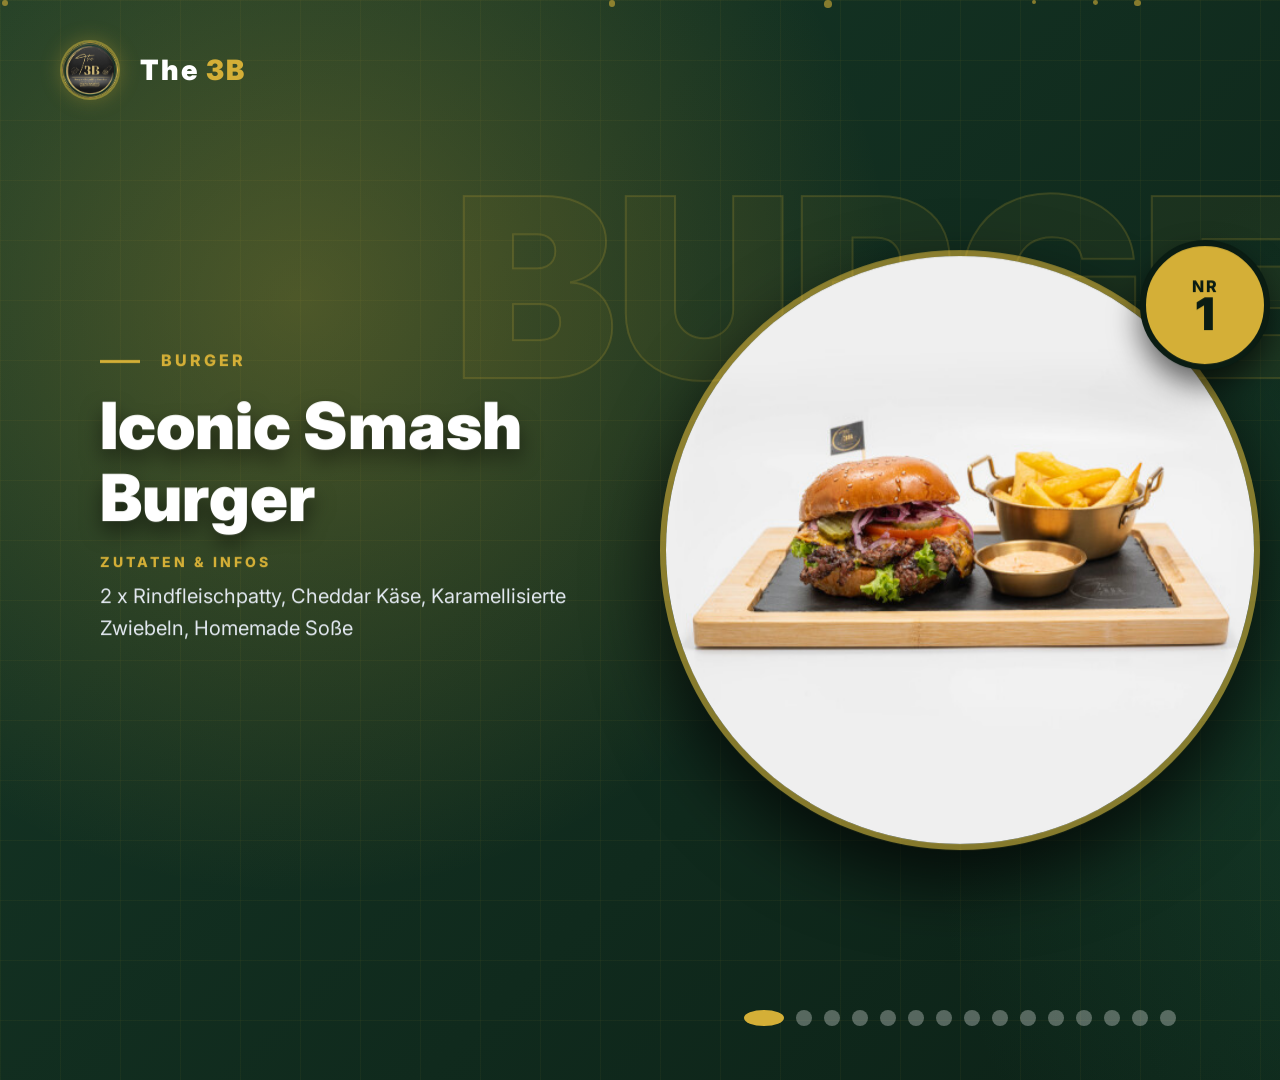
<file: index.html>
<!DOCTYPE html>
<html lang="de">
<head>
    <meta charset="utf-8" />
    <meta name="viewport" content="width=1920, height=1080, initial-scale=1.0, minimum-scale=1.0, maximum-scale=1.0, user-scalable=no">
    <title>The 3B | Premium Products</title>
    
    <!-- GSAP für High-End Animationen (kompatible Version) -->
    <script src="https://cdnjs.cloudflare.com/ajax/libs/gsap/3.12.2/gsap.min.js"></script>

    <!-- Google Fonts -->
    <link href="https://fonts.googleapis.com/css2?family=Inter:wght@400;600;800;900&display=swap" rel="stylesheet">

    <style>
        /* ==========================================
           GRUNDEINSTELLUNGEN & PERFORMANCE FIXES
           ========================================== */
        * {
            box-sizing: border-box;
            font-family: 'Inter', Arial, sans-serif;
            margin: 0;
            padding: 0;
            user-select: none;
        }

        html, body {
            background-color: #0A1C13;
            color: #ffffff;
            width: 1920px;
            height: 1080px;
            overflow: hidden; 
            touch-action: none; 
        }

        #app-container {
            width: 1920px;
            height: 1080px;
            position: relative;
            background-color: #0A1C13;
            background: linear-gradient(135deg, #163827, #0A1C13);
            overflow: hidden;
        }

        /* ==========================================
           HINTERGRUND (Optimiert für schwache CPUs)
           ========================================== */
        .bg-grid {
            position: absolute;
            top: 0; left: 0; width: 100%; height: 100%;
            background-image: linear-gradient(to right, rgba(212, 175, 55, 0.05) 1px, transparent 1px),
                              linear-gradient(to bottom, rgba(212, 175, 55, 0.05) 1px, transparent 1px);
            background-size: 60px 60px;
            z-index: 1;
        }

        /* KEIN FILTER: BLUR MEHR! Nutzt stattdessen native Verläufe (Radial Gradients) */
        .bg-orb {
            position: absolute;
            border-radius: 50%;
            opacity: 0.5;
            z-index: 0;
        }
        .orb-gold { 
            background: radial-gradient(circle, rgba(212,175,55,0.6) 0%, rgba(212,175,55,0) 70%); 
            width: 1200px; height: 1200px; top: -300px; left: -300px; 
        }
        .orb-green { 
            background: radial-gradient(circle, rgba(47,133,90,0.6) 0%, rgba(47,133,90,0) 70%); 
            width: 1400px; height: 1400px; bottom: -400px; right: -400px; 
        }

        #particles-container { position: absolute; top: 0; left: 0; width: 100%; height: 100%; z-index: 1; pointer-events: none; }
        .particle {
            position: absolute;
            background: rgba(212, 175, 55, 0.6);
            border-radius: 50%;
            animation: float-particle linear infinite;
        }
        @keyframes float-particle {
            0% { transform: translateY(1080px); opacity: 0; }
            20% { opacity: 1; transform: translateY(800px); }
            80% { opacity: 1; transform: translateY(200px); }
            100% { transform: translateY(-100px); opacity: 0; }
        }

        /* ==========================================
           HEADER
           ========================================== */
        header {
            position: absolute;
            top: 40px; left: 60px; right: 60px;
            display: block;
            z-index: 50;
            height: 60px;
        }

        .header-left { float: left; cursor: pointer; }
        .logo-box {
            width: 60px; height: 60px;
            border-radius: 50%;
            border: 2px solid rgba(212,175,55,0.6);
            background: #1A432F;
            overflow: hidden;
            box-shadow: 0 0 20px rgba(212,175,55,0.3);
            float: left;
            margin-right: 20px;
        }
        .logo-box img { width: 100%; height: 100%; object-fit: cover; }
        .brand-name { float: left; font-size: 28px; font-weight: 900; letter-spacing: 2px; line-height: 60px; color: #ffffff;}
        .brand-name span { color: #D4AF37; }

        .header-right { float: right; display: block; }
        .counter { color: #ffffff; font-size: 18px; font-weight: 600; letter-spacing: 4px; line-height: 60px; margin-right: 30px; float: left;}
        
        .btn {
            background: rgba(26, 67, 47, 0.4);
            border: 1px solid rgba(212,175,55,0.5);
            color: #D4AF37;
            padding: 12px 24px;
            border-radius: 30px;
            font-size: 14px;
            font-weight: 800;
            text-transform: uppercase;
            letter-spacing: 2px;
            cursor: pointer;
            float: left;
            margin-top: 10px;
        }

        /* ==========================================
           PRODUKT ANSICHT & HARDWARE BESCHLEUNIGUNG
           ========================================== */
        /* will-change signalisiert dem Monitor, dass er diese Elemente für weiche Animationen vorbereiten soll */
        .anim-layer { will-change: transform, opacity; }

        #bg-category {
            position: absolute;
            top: 15%;
            width: 100%;
            text-align: center;
            font-size: 250px;
            line-height: 1;
            font-weight: 900;
            color: rgba(212, 175, 55, 0.06); 
            -webkit-text-stroke: 2px rgba(212, 175, 55, 0.2); 
            z-index: 2;
        }

        #product-view {
            position: absolute;
            top: 0; left: 0; width: 100%; height: 100%;
            z-index: 10;
        }

        /* LINKE SEITE (TEXT) */
        #ui-left { position: absolute; left: 100px; top: 350px; width: 500px; z-index: 20; }
        .cat-label { color: #D4AF37; font-size: 16px; font-weight: 800; letter-spacing: 3px; margin-bottom: 20px; }
        .cat-line { width: 40px; height: 3px; background: #D4AF37; display: inline-block; vertical-align: middle; margin-right: 15px; }
        h2 { font-size: 65px; font-weight: 900; line-height: 1.1; margin-bottom: 20px; text-shadow: 0 10px 20px rgba(0,0,0,0.5); color: #ffffff; }
        .subtitle { font-size: 14px; color: #D4AF37; letter-spacing: 3px; font-weight: 800; display: block; margin-bottom: 10px; }
        p { font-size: 20px; color: #E2E8F0; line-height: 1.6; min-height: 100px; }

        /* MITTE (BILD) */
        #ui-center { position: absolute; left: 610px; top: 200px; width: 700px; height: 700px; z-index: 20; }
        #prod-img-wrapper { width: 600px; height: 600px; position: absolute; top: 50px; left: 50px; }
        .product-mask {
            width: 100%; height: 100%;
            border-radius: 50%;
            object-fit: cover;
            border: 6px solid rgba(212, 175, 55, 0.6);
            box-shadow: inset 0 0 50px rgba(10,28,19,0.8), 0 30px 70px rgba(0,0,0,0.7);
        }
        #prod-badge {
            position: absolute; top: -10px; right: -10px;
            width: 130px; height: 130px;
            border-radius: 50%;
            background: #D4AF37;
            border: 6px solid #0A1C13;
            text-align: center;
            padding-top: 30px;
            box-shadow: 0 15px 30px rgba(0,0,0,0.6);
            color: #0A1C13;
        }
        #prod-badge span:first-child { font-size: 16px; font-weight: 800; letter-spacing: 2px; display: block; }
        #prod-nr { font-size: 45px; font-weight: 900; line-height: 1; display: block; margin-top: -5px; }

        /* RECHTE SEITE (PREIS) */
        #ui-right { position: absolute; right: 100px; top: 400px; width: 450px; z-index: 20; }
        .price-panel {
            background-color: #1A432F;
            padding: 40px;
            border-radius: 30px;
            border: 1px solid rgba(212, 175, 55, 0.3);
            box-shadow: 0 25px 60px rgba(0,0,0,0.5);
            width: 100%;
            text-align: center;
        }
        .price-container { display: block; margin-top: 15px; height: 80px;}
        .price-box { width: 45%; float: left; text-align: center; }
        #price-divider { width: 2px; height: 70px; background: rgba(212, 175, 55, 0.3); float: left; margin: 0 4%; }
        
        .price-label { font-size: 14px; font-weight: 600; letter-spacing: 2px; text-transform: uppercase; margin-bottom: 5px; display: block; }
        .label-gray { color: #E2E8F0; }
        .label-gold { color: #D4AF37; }
        .price-val { font-size: 45px; font-weight: 900; text-shadow: 0 5px 15px rgba(0,0,0,0.3); }
        .val-white { color: #ffffff; }
        .val-gold { color: #D4AF37; }

        /* ==========================================
           FOOTER ANSICHT
           ========================================== */
        #footer-view {
            display: none; 
            position: absolute;
            top: 0; left: 0; width: 100%; height: 100%;
            z-index: 20; 
            text-align: center;
            padding-top: 200px;
        }
        #footer-view .logo-box { width: 150px; height: 150px; margin: 0 auto 40px auto; float: none; border: 4px solid rgba(212,175,55,0.6); }
        #footer-view h2 { font-size: 70px; margin-bottom: 20px; text-align: center; }
        #footer-view p { text-align: center; max-width: 800px; font-size: 24px; margin: 0 auto; color: #E2E8F0;}
        
        .footer-grid { display: block; width: 1200px; margin: 50px auto 0 auto; overflow: hidden; }
        .footer-card {
            background-color: #1A432F; padding: 30px; border-radius: 20px;
            border: 1px solid rgba(212,175,55,0.3); width: 350px; float: left; margin: 0 25px;
        }
        .footer-card span:first-child { color: #D4AF37; font-size: 14px; font-weight: 800; letter-spacing: 2px; text-transform: uppercase; display: block; margin-bottom: 10px; }
        .footer-card span:last-child { color: #ffffff; font-size: 18px; line-height: 1.5; display: block; }

        /* ==========================================
           NAVIGATION (PUNKTE)
           ========================================== */
        #nav-dots { position: absolute; bottom: 50px; width: 100%; text-align: center; z-index: 50; }
        .nav-dot { width: 16px; height: 16px; border-radius: 50%; background: rgba(255,255,255,0.3); border: none; margin: 0 6px; cursor: pointer; display: inline-block;}
        .nav-dot.active { background: #D4AF37; width: 40px; }

        /* ==========================================
           MODALS / OVERLAYS
           ========================================== */
        .modal-overlay {
            display: none; position: fixed; top: 0; left: 0; width: 1920px; height: 1080px;
            background: rgba(10, 28, 19, 0.95); z-index: 100;
        }
        .modal-content {
            background: #163827; width: 1600px; height: 900px;
            border-radius: 40px; border: 2px solid rgba(212,175,55,0.4); box-shadow: 0 40px 100px rgba(0,0,0,0.8);
            padding: 60px; position: absolute; top: 90px; left: 160px; overflow-y: auto;
        }
        .modal-header { border-bottom: 1px solid rgba(212,175,55,0.3); padding-bottom: 30px; margin-bottom: 40px; overflow: hidden; }
        .modal-header div { float: left; }
        .modal-header h2 { font-size: 45px; margin: 0; }
        .close-btn { background: none; border: none; color: #ffffff; font-size: 50px; cursor: pointer; float: right; margin-top: -10px;}
        
        .overview-grid { display: block; overflow: hidden; }
        .overview-card {
            width: 330px; background: rgba(10,28,19,0.5); padding: 30px; margin: 0 15px 30px 15px; float: left;
            border-radius: 20px; border: 1px solid rgba(212,175,55,0.2);
            text-align: center; cursor: pointer;
        }
        .overview-img-box { width: 140px; height: 140px; position: relative; margin: 0 auto 20px auto; }
        .overview-img-box img { width: 100%; height: 100%; object-fit: cover; border-radius: 50%; border: 3px solid rgba(212,175,55,0.5); }
        .overview-nr { position: absolute; top: -5px; right: -5px; background: #D4AF37; color: #0A1C13; width: 35px; height: 35px; border-radius: 50%; font-weight: bold; text-align: center; line-height: 35px; font-size: 16px; border: 2px solid #0A1C13; }
        .overview-cat { color: #D4AF37; font-size: 12px; font-weight: bold; letter-spacing: 2px; margin-bottom: 10px; display: block; }
        .overview-title { font-size: 20px; font-weight: bold; color: #ffffff; display: block; }
    </style>
</head>
<body>

    <main id="app-container">
        
        <div class="bg-orb orb-gold"></div>
        <div class="bg-orb orb-green"></div>
        <div class="bg-grid"></div>
        <!-- Partikel reduziert auf 10 für mehr Performance -->
        <div id="particles-container"></div> 

        <header>
            <div class="header-left" onclick="location.reload();">
                <div class="logo-box">
                    <img src="images/Logo.png" alt="Logo">
                </div>
                <div class="brand-name">The <span>3B</span></div>
            </div>
            
            <div class="header-right">
                <span id="product-counter" class="counter">01 / 15</span>
                <button onclick="openModal('modal-overview')" class="btn">Menü Übersicht</button>
            </div>
        </header>

        <div id="bg-category" class="anim-layer">BURGER</div>

        <div id="product-view">
            
            <div id="ui-left" class="anim-layer">
                <div class="cat-label">
                    <span class="cat-line"></span>
                    <span id="cat-label">KATEGORIE</span>
                </div>
                <!-- Kein zerhackter Text mehr, sondern ein solides H2 -->
                <h2 id="prod-title">Titel</h2>
                <span class="subtitle">ZUTATEN & INFOS</span>
                <p id="prod-desc">Details werden geladen...</p>
            </div>

            <div id="ui-center">
                <div id="prod-img-wrapper" class="anim-layer">
                    <img id="prod-img" src="" alt="Produkt" class="product-mask">
                    <div id="prod-badge">
                        <span>NR</span>
                        <span id="prod-nr">1</span>
                    </div>
                </div>
            </div>

            <div id="ui-right" class="anim-layer">
                <div class="price-panel">
                    <span class="subtitle" style="margin-bottom: 20px;">PREIS</span>
                    <div class="price-container" id="price-container">
                        <div class="price-box" id="price-box-single">
                            <span id="price-label-single" class="price-label label-gray">Single</span>
                            <span id="price-val-single" class="price-val val-white">0,00 €</span>
                        </div>
                        <div id="price-divider"></div>
                        <div class="price-box" id="price-box-menu">
                            <span class="price-label label-gold">Menü</span>
                            <span id="price-val-menu" class="price-val val-gold">0,00 €</span>
                        </div>
                    </div>
                </div>
            </div>

        </div>

        <div id="footer-view" class="anim-layer">
            <div class="logo-box">
                <img src="images/Logo.png" alt="Logo">
            </div>
            
            <h2>Vielen Dank für deinen Besuch!</h2>
            <p>Wir freuen uns darauf, dich bald bei uns begrüßen zu dürfen. Frische Zutaten, Premium Qualität & echter Geschmack.</p>
            
            <div class="footer-grid">
                <div class="footer-card">
                    <span>Adresse</span>
                    <span>Musterstraße 123<br>12345 Musterstadt</span>
                </div>
                <div class="footer-card">
                    <span>Kontakt</span>
                    <span>+49 123 456789<br>info@the3b.de</span>
                </div>
                <div class="footer-card">
                    <span>Öffnungszeiten</span>
                    <span>Mo-Sa: 11:00 - 22:00<br>So: Geschlossen</span>
                </div>
            </div>
        </div>

        <div id="nav-dots"></div>
    </main>

    <!-- OVERVIEW MODAL -->
    <div id="modal-overview" class="modal-overlay">
        <div class="modal-content">
            <div class="modal-header">
                <div>
                    <h2>Entdecke unsere Auswahl</h2>
                    <span class="subtitle" style="margin-top: 10px;">14 Premium Kreationen</span>
                </div>
                <button onclick="closeModal('modal-overview')" class="close-btn">✕</button>
            </div>
            <div id="overview-grid" class="overview-grid">
                <!-- Befüllung durch JS -->
            </div>
        </div>
    </div>

    <script>
        // --- PARTIKEL SYSTEM INIT (Reduziert auf 10 für glattere Performance) ---
        var particleContainer = document.getElementById('particles-container');
        for (var i = 0; i < 10; i++) {
            var p = document.createElement('div');
            p.className = 'particle';
            var size = Math.random() * 6 + 3 + 'px';
            p.style.width = size;
            p.style.height = size;
            p.style.left = Math.random() * 1920 + 'px';
            p.style.animationDuration = Math.random() * 8 + 12 + 's';
            p.style.animationDelay = Math.random() * 5 + 's';
            particleContainer.appendChild(p);
        }

        // --- PRODUKTE ---
        var products = [
            { nr: "1", cat: "BURGER", name: "Iconic Smash Burger", desc: "2 x Rindfleischpatty, Cheddar Käse, Karamellisierte Zwiebeln, Homemade Soße", priceS: "8,90 €", priceM: "13,90 €", img: "images/Nr.1.JPG", fb: "https://images.unsplash.com/photo-1568901346375-23c9450c58cd" },
            { nr: "2", cat: "BURGER", name: "Super Spicy Burger", desc: "2 x Rindfleischpatty, Cheddar Käse, Karamellisierte Zwiebeln, Jalapeños, Scharfe Homemade Soße", priceS: "9,50 €", priceM: "14,50 €", img: "images/Nr.2.JPG", fb: "https://images.unsplash.com/photo-1586816001966-79b736744398" },
            { nr: "3", cat: "BURGER", name: "Chicken Paradies Burger", desc: "Gegrilltes Hähnchenfleisch, Karamellisierte Zwiebeln, Homemade Soße", priceS: "8,50 €", priceM: "13,50 €", img: "images/Nr.3.JPG", fb: "https://images.unsplash.com/photo-1615719413546-198b25453f85" },
            { nr: "4", cat: "BURGER", name: "Chicken Crispy Burger", desc: "Panierter Hähnchenfleisch, Cheddar Käse, Homemade Soße", priceS: "9,90 €", priceM: "14,90 €", img: "images/Nr.4.JPG", fb: "https://images.unsplash.com/photo-1550547660-d9450f859349" },
            { nr: "6", cat: "BURRITO", name: "Chicken Paradies Burrito", desc: "Hähnchenfleisch, Knackige Pommes, Cheddar Käse, Homemade Soße", priceS: "8,90 €", priceM: "13,90 €", img: "images/Nr.6.JPG", fb: "https://images.unsplash.com/photo-1626700051175-6818013e1d4f" },
            { nr: "7", cat: "BURRITO", name: "Chicken Spicy Burrito", desc: "Hähnchenfleisch, Knackige Pommes, Jalapeños, Cheddar Käse, Scharfe Homemade Soße", priceS: "9,50 €", priceM: "14,50 €", img: "images/Nr.7.JPG", fb: "https://images.unsplash.com/photo-1566846663365-d41a79fa4577" },
            { nr: "8", cat: "BOCADILLO", name: "Merguez Marrocan Bocadillo", desc: "Saftige Merguez Wurst, Knackige Pommes, Salat, Tomate, Karotten, Mais, Zwiebel, Homemade Soße", priceS: "10,50 €", priceM: "15,50 €", img: "images/Nr.8.JPG", fb: "https://images.unsplash.com/photo-1619881589316-56c7f9e6b587" },
            { nr: "9", cat: "BOCADILLO", name: "Chicken Paradies Bocadillo", desc: "Hähnchenfleisch, Knackige Pommes, Salat, Tomate, Karotten, Mais, Zwiebel, Homemade Soße", priceS: "9,90 €", priceM: "14,90 €", img: "images/Nr.9.JPG", fb: "https://images.unsplash.com/photo-1601050690597-df0568a70950" },
            { nr: "10", cat: "BOCADILLO", name: "Chicken Crispy Bocadillo", desc: "Panierter Hähnchenfleisch, Knackige Pommes, Salat, Tomate, Karotten, Mais, Homemade Soße", priceS: "10,50 €", priceM: "15,50 €", img: "images/Nr.10.JPG", fb: "https://images.unsplash.com/photo-1554433607-66b5efe9d304" },
            { nr: "11", cat: "BOCADILLO", name: "Shrimps Deluxe Bocadillo", desc: "Gebratene Shrimps, Knackige Pommes, Salat, Tomate, Zwiebel, Homemade Aioli Soße", priceS: "10,90 €", priceM: "15,90 €", img: "images/Nr.11.JPG", fb: "https://images.unsplash.com/photo-1559742811-822873691df8" },
            { nr: "12", cat: "CLASSICS", name: "Currywurst mit Brot", desc: "Knusprige Currywurst mit würziger Sauce, serviert mit Brot", priceS: "6,50 €", priceM: null, img: "images/Nr.12.JPG", fb: "https://images.unsplash.com/photo-1627308595186-e17f0ec689b7" },
            { nr: "14", cat: "CLASSICS", name: "Currywurst mit Pommes", desc: "Knusprige Currywurst mit Pommes, serviert mit würziger Sauce", priceS: "7,90 €", priceM: null, img: "images/Nr.14.JPG", fb: "https://images.unsplash.com/photo-1627308595229-7830b5e3c834" },
            { nr: "15", cat: "CLASSICS", name: "Crispy Chicken Bowl", desc: "Panierter Hähnchenfleisch, Knackiger Salat, Pommes, Homemade Soße", priceS: "9,90 €", priceM: null, img: "images/Nr.15.JPG", fb: "https://images.unsplash.com/photo-1546069901-ba9599a7e63c" },
            { nr: "16", cat: "CLASSICS", name: "Bauernsalat mit Feta", desc: "Frischer Salat mit Feta, Oliven, Tomaten und Gurken", priceS: "8,90 €", priceM: null, img: "images/Nr.16.JPG", fb: "https://images.unsplash.com/photo-1512621776951-a57141f2eefd" },
            { isFooter: true, cat: "THE 3B" }
        ];

        var totalItems = products.length;
        var currentIndex = 0;
        var isAnimating = false;
        var autoScrollTimer;
        var TIME_PER_SLIDE = 8000;

        function formatNumber(num) {
            return num < 10 ? '0' + num : num;
        }

        var els = {
            bgCat: document.getElementById('bg-category'),
            prodView: document.getElementById('product-view'),
            footerView: document.getElementById('footer-view'),
            catLabel: document.getElementById('cat-label'),
            title: document.getElementById('prod-title'),
            desc: document.getElementById('prod-desc'),
            img: document.getElementById('prod-img'),
            nr: document.getElementById('prod-nr'),
            priceSingleLabel: document.getElementById('price-label-single'),
            priceSingleVal: document.getElementById('price-val-single'),
            priceMenuVal: document.getElementById('price-val-menu'),
            priceDivider: document.getElementById('price-divider'),
            priceBoxMenu: document.getElementById('price-box-menu'),
            counter: document.getElementById('product-counter')
        };

        function initOverviewGrid() {
            var gridContainer = document.getElementById('overview-grid');
            var htmlString = "";
            for (var i = 0; i < products.length; i++) {
                var p = products[i];
                if(p.isFooter) continue; 
                htmlString += '<div class="overview-card" onclick="jumpToProduct(' + i + ')">' +
                    '<div class="overview-img-box">' +
                        '<img src="' + p.img + '" onerror="this.src=\'' + p.fb + '?auto=format&fit=crop&w=300&q=80\'">' +
                        '<div class="overview-nr">' + p.nr + '</div>' +
                    '</div>' +
                    '<span class="overview-cat">' + p.cat + '</span>' +
                    '<span class="overview-title">' + p.name + '</span>' +
                '</div>';
            }
            gridContainer.innerHTML = htmlString;
        }
        initOverviewGrid();

        function openModal(id) {
            document.getElementById(id).style.display = 'block';
        }
        function closeModal(id) {
            document.getElementById(id).style.display = 'none';
        }

        function jumpToProduct(targetIndex) {
            closeModal('modal-overview');
            resetAutoScroll();
            changeProduct(targetIndex);
        }

        var dotContainer = document.getElementById('nav-dots');
        for(var i=0; i<totalItems; i++) {
            var dot = document.createElement('button');
            dot.className = 'nav-dot';
            if(i === 0) dot.className += ' active';
            (function(index) {
                dot.onclick = function() {
                    resetAutoScroll();
                    changeProduct(index);
                };
            })(i);
            dotContainer.appendChild(dot);
        }

        // Setze Start-Werte
        updateDOM(0);
        startAutoScroll();
        
        // Initiales Einblenden beim Starten
        gsap.from(['#ui-left', '#ui-center', '#ui-right', '#bg-category'], { 
            opacity: 0, 
            y: 20, 
            duration: 1, 
            ease: "power2.out" 
        });

        // Funktion zum Aktualisieren der reinen Daten (Ohne HTML-Zerstückelung)
        function updateDOM(index) {
            var p = products[index];
            els.bgCat.innerText = p.cat;
            els.counter.innerText = formatNumber(index + 1) + ' / ' + totalItems;

            if (p.isFooter) {
                els.prodView.style.display = 'none';
                els.footerView.style.display = 'block';
            } else {
                els.prodView.style.display = 'block';
                els.footerView.style.display = 'none';

                els.catLabel.innerText = p.cat;
                els.desc.innerText = p.desc;
                els.nr.innerText = p.nr;
                
                // Einfacher Text statt vieler SPAN-Elemente!
                els.title.innerText = p.name;
                
                if(p.priceM) {
                    els.priceSingleLabel.innerText = "SINGLE";
                    els.priceSingleVal.innerText = p.priceS;
                    els.priceMenuVal.innerText = p.priceM;
                    els.priceDivider.style.display = "block";
                    els.priceBoxMenu.style.display = "block";
                } else {
                    els.priceSingleLabel.innerText = "PORTION";
                    els.priceSingleVal.innerText = p.priceS;
                    els.priceDivider.style.display = "none";
                    els.priceBoxMenu.style.display = "none";
                }

                els.img.src = p.img;
                els.img.onerror = function() { this.src = p.fb + '?auto=format&fit=crop&w=800&q=80'; };
            }
            
            var dots = dotContainer.children;
            for(var d = 0; d < dots.length; d++) {
                dots[d].className = (d === index) ? 'nav-dot active' : 'nav-dot';
            }
        }

        // Optimierte Wechsel-Animation
        function changeProduct(nextIndex) {
            if (nextIndex === currentIndex || isAnimating) return;
            
            if (nextIndex >= totalItems) nextIndex = 0;
            if (nextIndex < 0) nextIndex = totalItems - 1;
            
            isAnimating = true;
            var isNextFooter = products[nextIndex].isFooter;

            // 1. Sanftes Ausblenden ALLER Elemente gleichzeitig
            gsap.to(['#ui-left', '#ui-center', '#ui-right', '#bg-category', '#footer-view'], {
                opacity: 0,
                y: -20, // Leichtes nach-oben-rutschen
                duration: 0.4,
                ease: "power2.inOut",
                onComplete: function() {
                    // 2. Im Hintergrund (unsichtbar) die Daten aktualisieren
                    updateDOM(nextIndex);
                    currentIndex = nextIndex;

                    // Elemente für das Einblenden vorbereiten (leicht nach unten setzen)
                    gsap.set(['#ui-left', '#ui-center', '#ui-right', '#bg-category', '#footer-view'], { y: 20 });

                    // Entscheiden, was eingeblendet wird
                    var elementsToAnimate = isNextFooter ? ['#footer-view'] : ['#bg-category', '#ui-center', '#ui-left', '#ui-right'];

                    // 3. Sanftes Einblenden der neuen Elemente
                    gsap.to(elementsToAnimate, {
                        opacity: 1,
                        y: 0, // Zurück auf Originalposition
                        duration: 0.6,
                        ease: "power2.out",
                        stagger: 0.1, // Leicht verzögert nacheinander
                        onComplete: function() {
                            isAnimating = false;
                        }
                    });
                }
            });
        }

        function startAutoScroll() {
            clearInterval(autoScrollTimer);
            autoScrollTimer = setInterval(function() {
                if (document.getElementById('modal-overview').style.display !== 'block') {
                    changeProduct(currentIndex + 1);
                }
            }, TIME_PER_SLIDE);
        }

        function resetAutoScroll() {
            clearInterval(autoScrollTimer);
            startAutoScroll();
        }

    </script>
</body>
</html>
</file>
